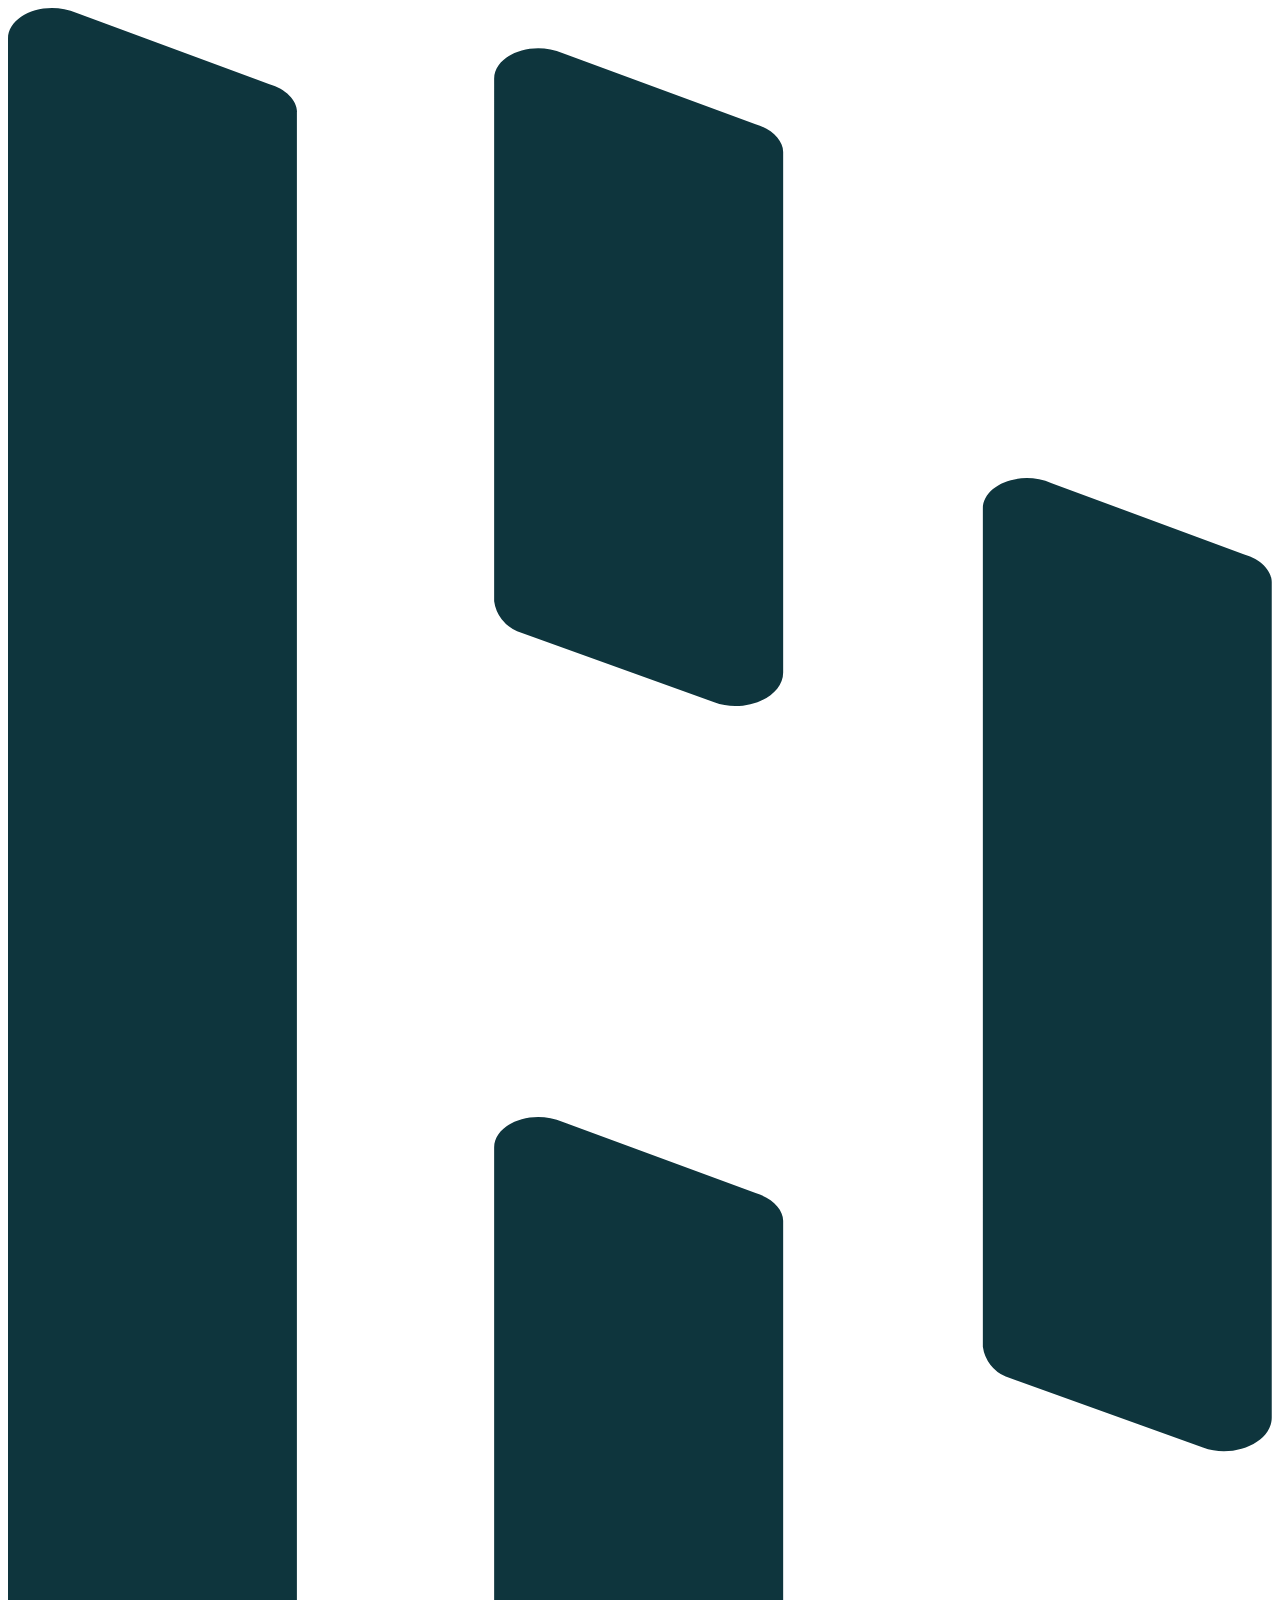
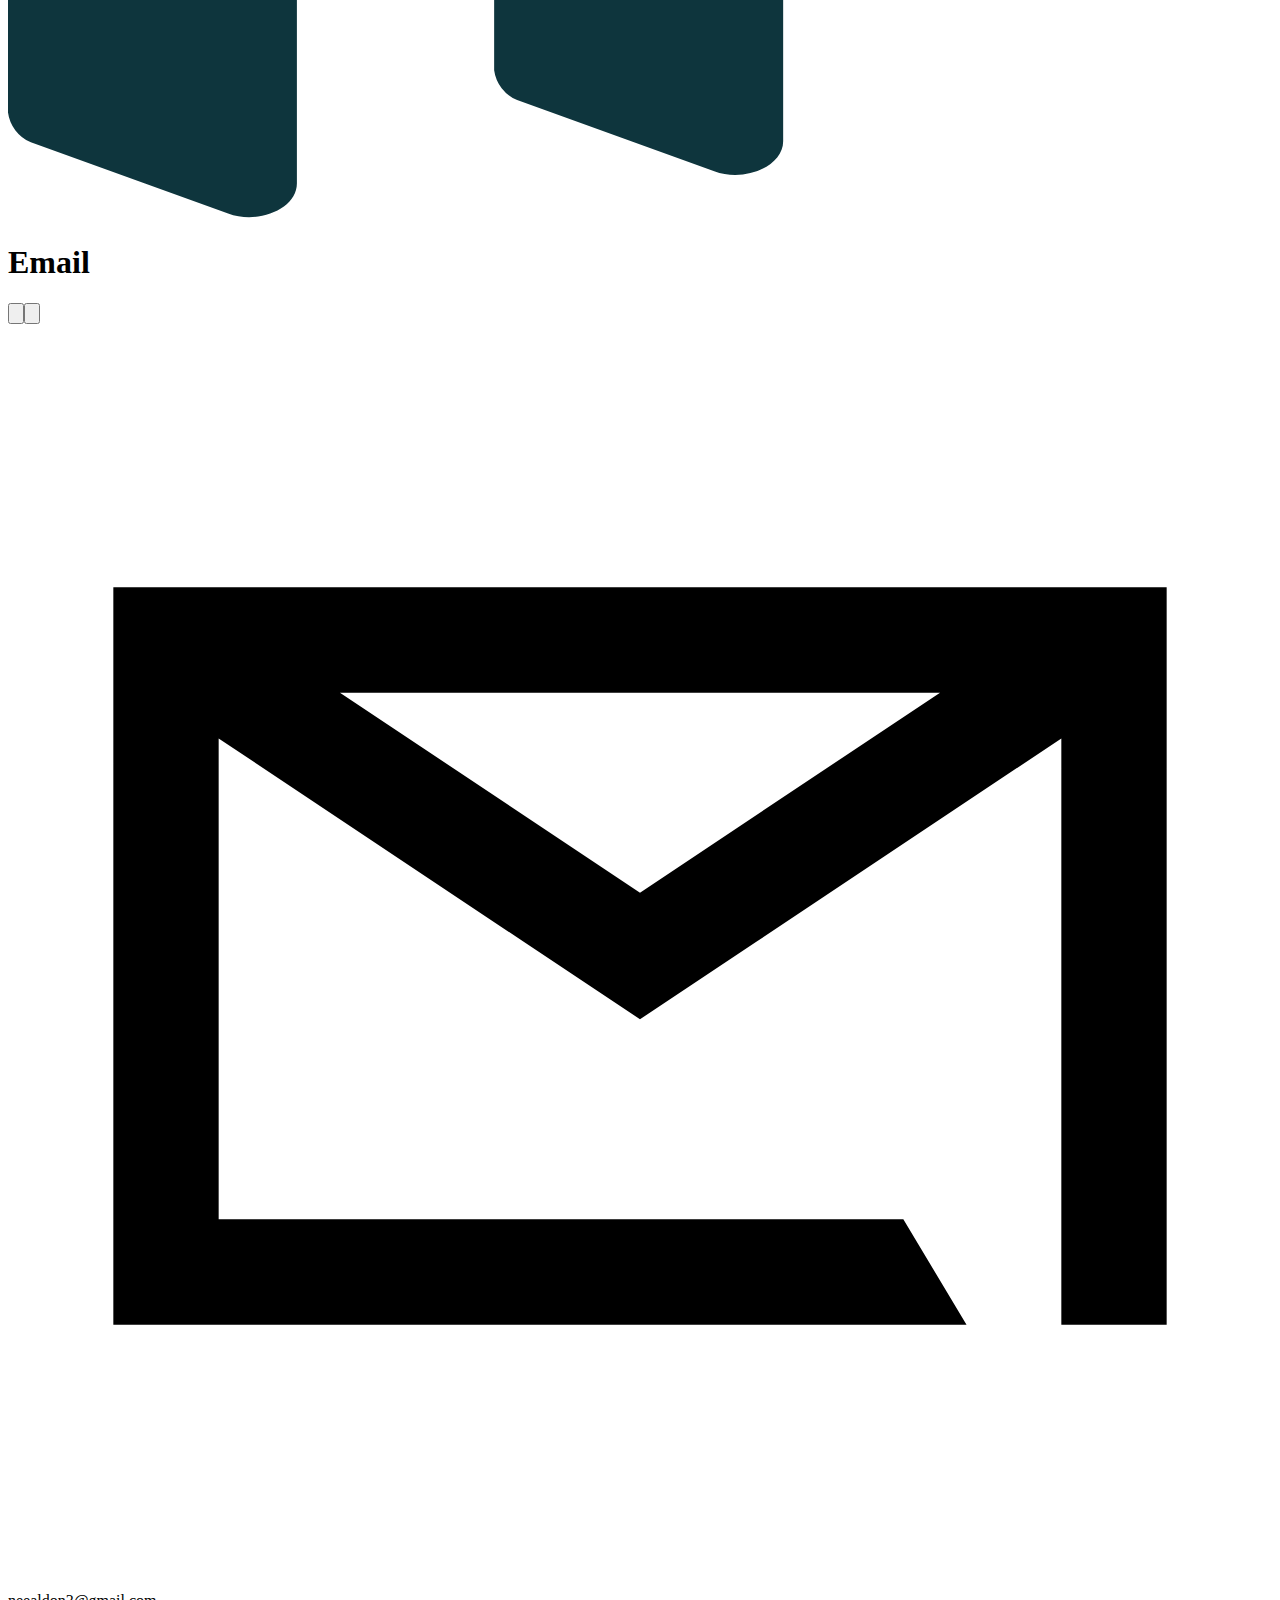
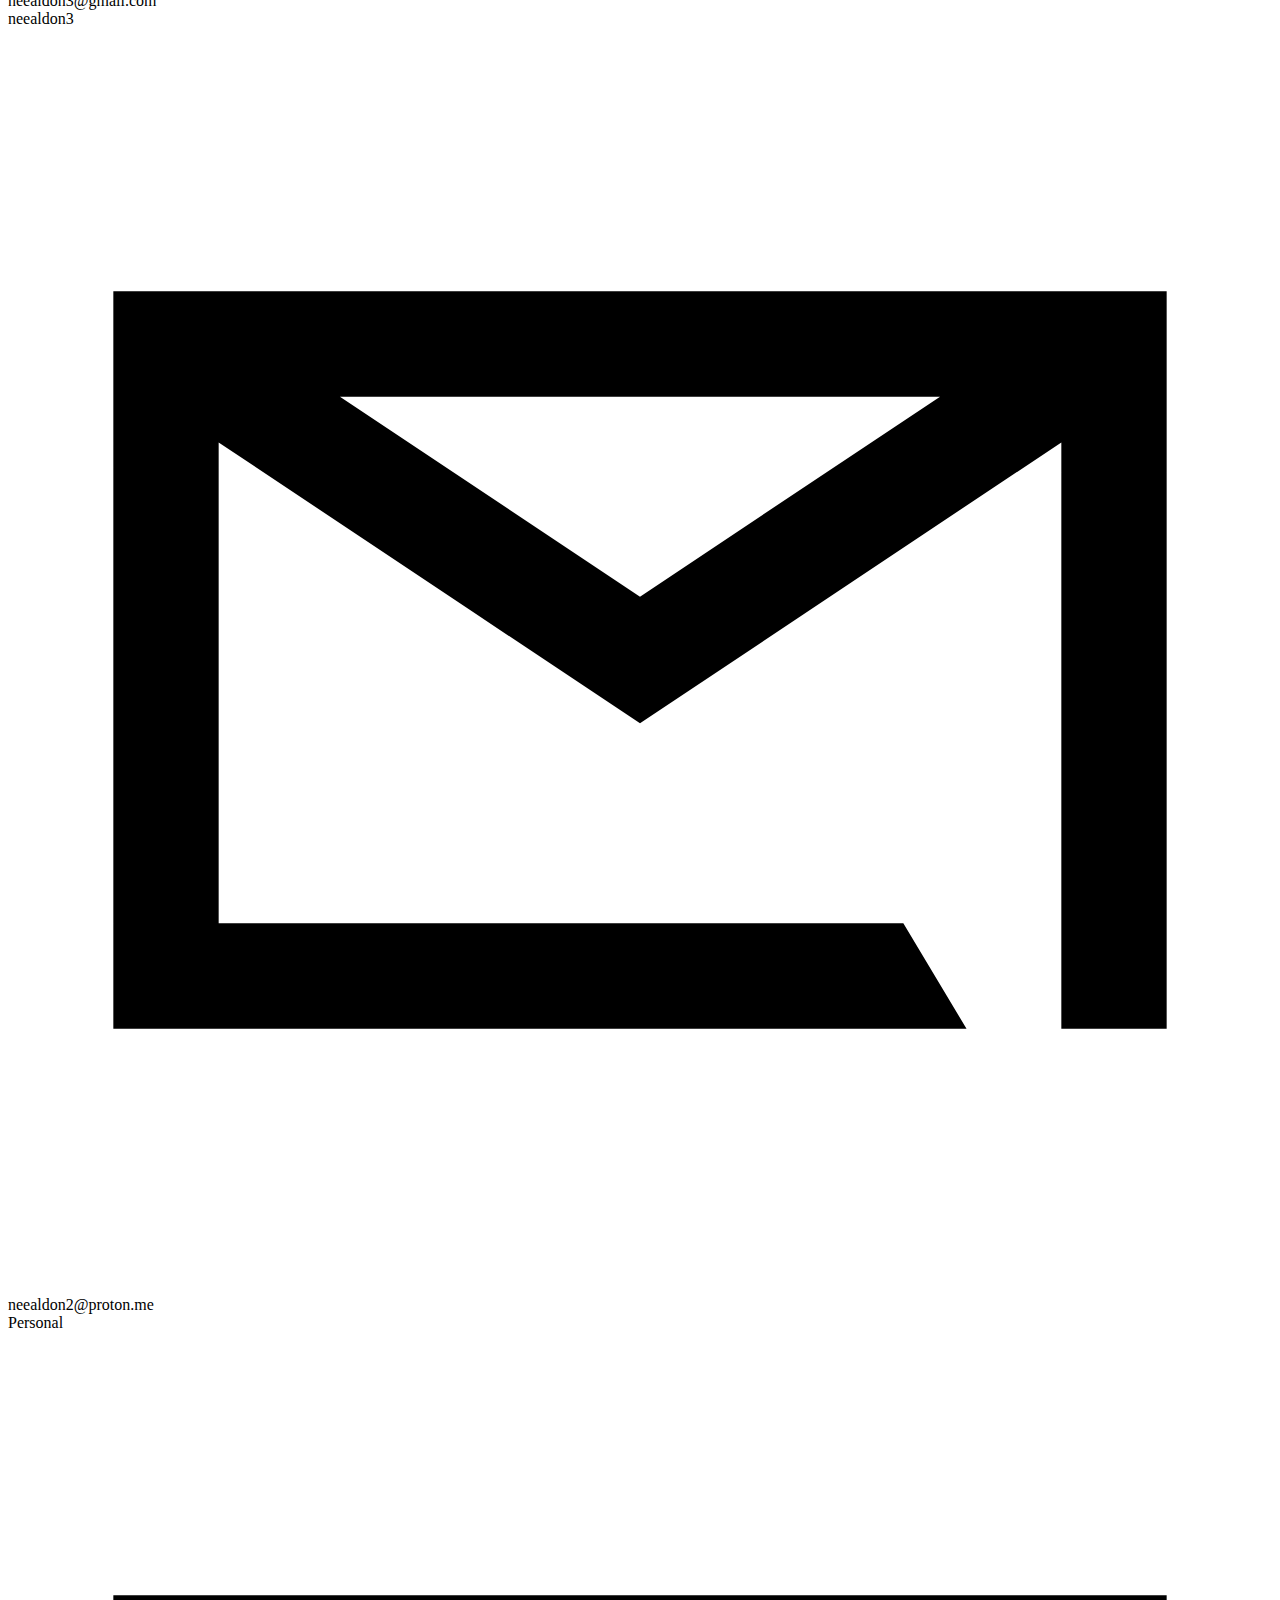
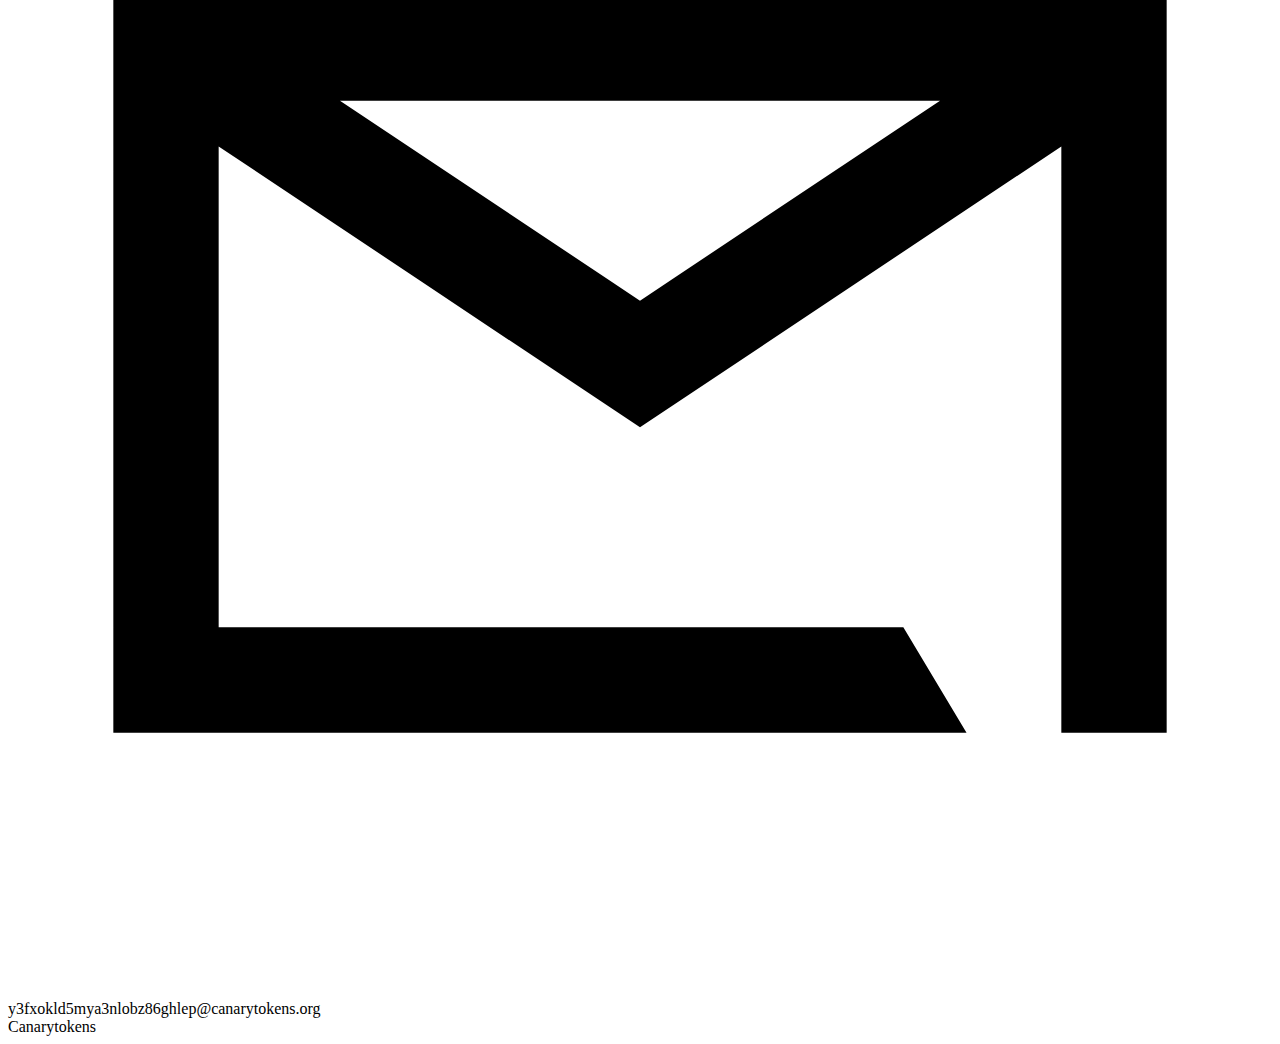
<file: Phishing_files/index.html>
<!DOCTYPE html>
<!-- saved from url=(0142)chrome-extension://fdjamakpfbbddfjaooikfcpapjohcfmg/content/webui/index.html?type=autofill-dropdown&token=ef64db91-9954-4431-82ab-c5b9c26aeea9 -->
<html lang="en" data-whatintent="mouse"><head><meta http-equiv="Content-Type" content="text/html; charset=UTF-8"><style data-emotion="ui-components" data-s=""></style><meta name="viewport" content="width=device-width,initial-scale=1"><meta http-equiv="X-UA-Compatible" content="ie=edge"><meta name="dashlane/analysis" content="no"><title>Dashlane WebCards</title><script defer="defer" src="chrome-extension://fdjamakpfbbddfjaooikfcpapjohcfmg/content/webui/static/js/main.js"></script><link href="chrome-extension://fdjamakpfbbddfjaooikfcpapjohcfmg/content/webui/static/css/main.css" rel="stylesheet"><link rel="stylesheet" type="text/css" href="chrome-extension://fdjamakpfbbddfjaooikfcpapjohcfmg/content/webui/static/css/369.css"><style type="text/css">/* stylelint-disable scale-unlimited/declaration-strict-value */
/**
 * IMPORTANT NOTE: these abstractions are soon to be replaced with a CSS-in-JS approach.
 */
.Alert-module_root__3EBT0 {
  align-items: center;
  border-radius: 8px;
  display: flex;
  flex-direction: row;
  justify-content: space-between;
  max-width: 800px;
  min-width: 318px;
  width: 100%;
}
.Alert-module_root__3EBT0.Alert-module_medium__3OzWx {
  height: 70px;
}
.Alert-module_root__3EBT0.Alert-module_small__3QXCO {
  height: 52px;
}
.Alert-module_root__3EBT0.Alert-module_success__2dQHS {
  background-color: #278637;
  color: #fff;
}
.Alert-module_root__3EBT0.Alert-module_subtle__1_6rO {
  background-color: #d9e6e9;
  color: #0e353d;
}
.Alert-module_root__3EBT0.Alert-module_strong__30BTL {
  background-color: #0e353d;
  color: #fff;
}
.Alert-module_root__3EBT0.Alert-module_warning__1P-Yz {
  background-color: #ffe5de;
  color: #bf2600;
}
.Alert-module_root__3EBT0.Alert-module_error__3tWHg {
  background-color: #f5d8de;
  color: #8b0018;
}

.Alert-module_content__DHEDf {
  align-items: center;
  display: flex;
  flex-direction: row;
  justify-content: flex-start;
  margin-right: 16px;
}

.Alert-module_description__1v-FC.Alert-module_medium__3OzWx {
  font-family: "Public Sans";
  font-size: 18px;
  font-weight: 600;
  line-height: 20px;
  padding-left: 20px;
}
.Alert-module_description__1v-FC.Alert-module_small__3QXCO {
  font-family: "Public Sans";
  font-size: 14px;
  font-style: normal;
  font-weight: normal;
  line-height: 20px;
  font-weight: 500;
  padding-left: 16px;
}

.Alert-module_description__1v-FC a:not(.Alert-module_disabled__1rQnw), .Alert-module_description__1v-FC a:not(.Alert-module_disabled__1rQnw):any-link, .Alert-module_description__1v-FC a:not(.Alert-module_disabled__1rQnw):hover {
  color: inherit;
}

.Alert-module_icon__8raSG.Alert-module_small__3QXCO {
  margin-left: 16px;
}
.Alert-module_icon__8raSG.Alert-module_medium__3OzWx {
  margin-left: 20px;
}

.Alert-module_closeIcon__T1h06 {
  margin: 0 10px;
  min-width: auto;
  padding: 8px;
}
.Alert-module_closeIcon__T1h06:hover:not(:disabled), .Alert-module_closeIcon__T1h06:focus:not(:disabled) {
  background-color: transparent;
  border: 1px solid transparent;
}

.Alert-module_actions__1rPDz {
  align-items: center;
  display: flex;
}

.Alert-module_actionButtonOnly__hL88g {
  margin-right: 20px;
}

/**
 * Small alerts CTA can be quite small, and wrap the text on 2 lines.
 * We want to avoid this.
 */
.Alert-module_root__3EBT0 button {
  white-space: nowrap;
}</style><style type="text/css">.AlertWrapper-module_wrapper__1p8gm {
  bottom: 24px;
  display: inline-block;
  left: 50%;
  position: absolute;
  transform: translate(-50%, 0);
  z-index: 200;
}

.AlertWrapper-module_popup__SSCcd {
  margin: 0 auto;
  max-width: 40em;
  position: relative;
}</style><style type="text/css">.Background-module_overlay__214qy {
  opacity: 0.5;
  position: absolute;
  background-color: #000;
  top: 0;
  left: 0;
  bottom: 0;
  right: 0;
  outline: none;
}</style><style type="text/css">.Modal-module_modalContainer__3A63q {
  position: fixed;
  z-index: 149;
  top: 0;
  left: 0;
  bottom: 0;
  right: 0;
  outline: none;
}

.Modal-module_modalContent__2j5qJ {
  position: absolute;
  z-index: 150;
  top: 0;
  left: 0;
  bottom: 0;
  right: 0;
  display: flex;
  flex-direction: column;
  align-items: center;
  justify-content: center;
  overflow: hidden;
  border: 0;
  border-style: none;
  outline: none;
  width: 100%;
  height: 100%;
}</style><style type="text/css">.DialogTitle-module_title__StsEq {
  font-size: 24px;
  line-height: 30px;
  margin-bottom: 16px;
}</style><style type="text/css">.DialogBody-module_body__e4ixA {
  margin-bottom: 40px;
  max-height: -moz-fit-content;
  max-height: fit-content;
  overflow-x: hidden;
  overflow-y: auto;
}</style><style type="text/css">.DialogFooter-module_footer__2xb4i {
  display: flex;
  flex-direction: row;
  justify-content: flex-end;
  max-width: 100%;
}

.DialogFooter-module_leftCta__2ioci {
  margin-right: 16px;
}</style><style type="text/css">.Dialog-module_dialog__2t3d4 {
  background-color: #fff;
  border: 0;
  border-radius: 8px;
  box-shadow: 0 4px 8px rgba(0, 0, 0, 0.16);
  max-height: calc(100vh - 20px);
  overflow-y: auto;
  padding: 32px;
}

.Dialog-module_closeIcon__1DkIS {
  background-color: transparent;
  border: none;
  cursor: pointer;
  outline: none;
  position: absolute;
  right: 16px;
  top: 16px;
}

.Dialog-module_dialogContent__7Zu-7 {
  display: flex;
  flex-direction: column;
  max-width: 700px;
  min-width: 480px;
}

.Dialog-module_slideFromTopTransition__NNmbL {
  animation-duration: 300ms;
  animation-fill-mode: forwards;
  animation-name: Dialog-module_slideFromTop__3Nlb0;
}

@keyframes Dialog-module_slideFromTop__3Nlb0 {
  0% {
    transform: translateY(-40px);
  }
  100% {
    transform: translateY(0);
  }
}</style><style type="text/css">.Sidenav-module_sidenav__2W7VG {
  background-color: #0e353d;
  height: 100%;
  width: 256px;
}

.Sidenav-module_sidenav__2W7VG.Sidenav-module_collapsed__3cjDS {
  width: 96px;
}</style><style type="text/css">.SidenavMenu-module_sidenavMenu__2xsMX {
  list-style: none;
  margin: 0;
  padding: 8px;
}</style><style type="text/css">.SidenavHeader-module_sidenavHeader__2zt8l {
  align-items: flex-start;
  border-bottom: 1px solid #3e5d64;
  box-sizing: border-box;
  display: flex;
  flex-direction: column;
  height: 100%;
  justify-content: center;
  padding: 0 32px;
}</style><style type="text/css">/* stylelint-disable scale-unlimited/declaration-strict-value */
/**
 * IMPORTANT NOTE: these abstractions are soon to be replaced with a CSS-in-JS approach.
 */
.SidenavItem-module_sidenavItem__2lGRz {
  box-sizing: border-box;
  margin-bottom: 2px;
}
.SidenavItem-module_sidenavItem__2lGRz a {
  text-decoration: none;
}
.SidenavItem-module_sidenavItem__2lGRz.SidenavItem-module_collapsed__yOSia {
  margin-bottom: 12px;
}</style><style type="text/css">/* stylelint-disable scale-unlimited/declaration-strict-value */
/**
 * IMPORTANT NOTE: these abstractions are soon to be replaced with a CSS-in-JS approach.
 */
.SidenavLink-module_link__3XUpp {
  font-family: "Public Sans";
  font-size: 16px;
  font-style: normal;
  font-weight: normal;
  line-height: 20px;
  align-items: center;
  border-radius: 4px;
  cursor: pointer;
  display: flex;
  padding: 16px 24px;
  position: relative;
}
.SidenavLink-module_link__3XUpp .SidenavLink-module_icon__3cAFS {
  margin-bottom: 0;
  margin-right: 16px;
  min-width: 20px;
}
.SidenavLink-module_link__3XUpp .SidenavLink-module_icon__3cAFS svg {
  fill: #cfd7d8;
}
.SidenavLink-module_link__3XUpp .SidenavLink-module_labelIconContainer__19fvk {
  align-items: flex-start;
  display: flex;
  flex-direction: column;
}
.SidenavLink-module_link__3XUpp .SidenavLink-module_label__iua_O {
  font-family: "Public Sans";
  font-size: 16px;
  font-style: normal;
  font-weight: normal;
  line-height: 20px;
  color: #cfd7d8;
  -webkit-hyphens: auto;
          hyphens: auto;
  min-width: 0;
  word-wrap: break-word;
}
.SidenavLink-module_link__3XUpp .SidenavLink-module_notification__1qHgO {
  align-self: flex-start;
  background-color: #e00635;
  border-radius: 50%;
  flex-shrink: 0;
  height: 8px;
  margin-left: 4px;
  width: 8px;
}
.SidenavLink-module_link__3XUpp:hover {
  background-color: #3e5d64;
}
.SidenavLink-module_link__3XUpp:hover .SidenavLink-module_icon__3cAFS svg {
  fill: #cfd7d8;
}
.SidenavLink-module_link__3XUpp:active .SidenavLink-module_icon__3cAFS svg {
  fill: #fff;
}
.SidenavLink-module_link__3XUpp:active .SidenavLink-module_label__iua_O {
  color: #fff;
}
.SidenavLink-module_link__3XUpp.SidenavLink-module_collapsed__2dwxA {
  align-items: center;
  flex-direction: column;
  padding: 6px;
}
.SidenavLink-module_link__3XUpp.SidenavLink-module_collapsed__2dwxA .SidenavLink-module_icon__3cAFS {
  margin-bottom: 4px;
  margin-right: 0;
}
.SidenavLink-module_link__3XUpp.SidenavLink-module_collapsed__2dwxA .SidenavLink-module_endAdornment__3TxI3 {
  display: none;
}
.SidenavLink-module_link__3XUpp.SidenavLink-module_collapsed__2dwxA .SidenavLink-module_label__iua_O {
  font-family: "Public Sans";
  font-size: 12px;
  font-style: normal;
  font-weight: normal;
  line-height: 16px;
  text-align: center;
  width: 100%;
}
.SidenavLink-module_link__3XUpp.SidenavLink-module_collapsed__2dwxA .SidenavLink-module_notification__1qHgO {
  position: absolute;
  right: 18px;
}
.SidenavLink-module_link__3XUpp.SidenavLink-module_selected__1Szeo, .SidenavLink-module_link__3XUpp.SidenavLink-module_selected__1Szeo:hover {
  background-color: #3e5d64;
}
.SidenavLink-module_link__3XUpp.SidenavLink-module_selected__1Szeo .SidenavLink-module_icon__3cAFS svg, .SidenavLink-module_link__3XUpp.SidenavLink-module_selected__1Szeo:hover .SidenavLink-module_icon__3cAFS svg {
  fill: #fff;
}
.SidenavLink-module_link__3XUpp.SidenavLink-module_selected__1Szeo .SidenavLink-module_label__iua_O, .SidenavLink-module_link__3XUpp.SidenavLink-module_selected__1Szeo:hover .SidenavLink-module_label__iua_O {
  color: #fff;
}</style></head><body><div id="ractive-container" style="height:100%"><div class="ui-components-8npdvt"><header class="ui-components-13k1c46"><svg viewBox="0 0 10.4 14.9" aria-hidden="true" class="ui-components-1daalqd" fill="none"><path d="M10.398 4.722c0-.094-.094-.19-.226-.226L8.587 3.91c-.265-.114-.566.019-.566.207v6.898a.312.312 0 00.188.245l1.623.585c.245.094.566-.038.566-.245zm-4.02 5.256c0-.095-.095-.19-.227-.227l-1.585-.585c-.264-.113-.566.02-.566.208v4.302a.312.312 0 00.189.246l1.622.585c.246.094.567-.038.567-.246zm0-8.794c0-.095-.095-.19-.227-.227L4.566.372C4.302.259 4 .392 4 .58v4.302a.312.312 0 00.189.246l1.622.585c.246.094.567-.038.567-.246zm-4-.33c0-.095-.095-.19-.227-.227L.566.042C.302-.071 0 .062 0 .25v13.774a.312.312 0 00.188.246l1.623.585c.246.094.566-.038.566-.246V.854z" fill="#0e353d"></path></svg><div class="ui-components-1cpzvi"><h1 data-testid="header-title" class="ui-components-y77jho">Email</h1></div><button id="dropdownSearchButton" type="button" data-keyboard-accessible="Search:
            Button" class="ui-components-4jz3ll"><svg xmlns="http://www.w3.org/2000/svg" viewBox="0 0 24 24" aria-hidden="true" focusable="false" role="img" class="ui-components-1sf1r89"><path fill-rule="evenodd" clip-rule="evenodd" d="m1 21 4.078-4.078 1.437 1.436-4.079 4.078L1 21Zm12.5-4a6.5 6.5 0 1 0 0-13 6.5 6.5 0 0 0 0 13Zm0 2a8.5 8.5 0 1 0 0-17 8.5 8.5 0 0 0 0 17Z"></path></svg></button><button id="dropdownMoreOptions" type="button" data-keyboard-accessible="Open more options: Button" class="ui-components-4jz3ll"><svg xmlns="http://www.w3.org/2000/svg" viewBox="0 0 24 24" aria-hidden="true" focusable="false" role="img" class="ui-components-nm4r2u"><path d="M21 13.5h-3v-3h3v3Zm-7.5 0h-3v-3h3v3Zm-7.5 0H3v-3h3v3Z"></path></svg></button></header><main class="ui-components-cf6i9y"><div class="List_list List_withScroll"><div><div data-testid="{F680D305-66F9-4DE6-A5BE-F30FCD719A48}" role="button" tabindex="0" data-keyboard-accessible="neealdon3@gmail.com: neealdon3" class="ui-components-1wwu3bh"><div class="ui-components-9uuxap"><svg xmlns="http://www.w3.org/2000/svg" viewBox="0 0 24 24" aria-hidden="true" focusable="false" role="img" class="ui-components-nm4r2u"><path fill-rule="evenodd" clip-rule="evenodd" d="M20 19h2V5H2v14h16.2L17 17H4V7.868l8 5.334 8-5.333V19ZM17.697 7 12 10.798 6.303 7h11.394Z"></path></svg></div><div class="ui-components-18b3i7d"><div data-testid="item-title" class="ui-components-q6awfx"><div data-testid="title-badge" class="ui-components-1q5f2yw"><span>neealdon3@gmail.com</span></div></div><div class="ui-components-7a48f6"><span>neealdon3</span></div></div></div><div data-testid="{E6D09469-246D-4DCD-9897-5453AFD5A9F5}" role="button" tabindex="0" data-keyboard-accessible="neealdon2@proton.me: " class="ui-components-1wwu3bh"><div class="ui-components-9uuxap"><svg xmlns="http://www.w3.org/2000/svg" viewBox="0 0 24 24" aria-hidden="true" focusable="false" role="img" class="ui-components-nm4r2u"><path fill-rule="evenodd" clip-rule="evenodd" d="M20 19h2V5H2v14h16.2L17 17H4V7.868l8 5.334 8-5.333V19ZM17.697 7 12 10.798 6.303 7h11.394Z"></path></svg></div><div class="ui-components-18b3i7d"><div data-testid="item-title" class="ui-components-q6awfx"><div data-testid="title-badge" class="ui-components-1q5f2yw"><span>neealdon2@proton.me</span></div></div><div class="ui-components-7a48f6"><span>Personal</span></div></div></div><div data-testid="{4BBF192F-C201-4630-ACC6-1B7F0A85CEFE}" role="button" tabindex="0" data-keyboard-accessible="y3fxokld5mya3nlobz86ghlep@canarytokens.org: Canarytokens" class="ui-components-1wwu3bh"><div class="ui-components-9uuxap"><svg xmlns="http://www.w3.org/2000/svg" viewBox="0 0 24 24" aria-hidden="true" focusable="false" role="img" class="ui-components-nm4r2u"><path fill-rule="evenodd" clip-rule="evenodd" d="M20 19h2V5H2v14h16.2L17 17H4V7.868l8 5.334 8-5.333V19ZM17.697 7 12 10.798 6.303 7h11.394Z"></path></svg></div><div class="ui-components-18b3i7d"><div data-testid="item-title" class="ui-components-q6awfx"><div data-testid="title-badge" class="ui-components-1q5f2yw"><span>y3fxokld5mya3nlobz86ghlep@canarytokens.org</span></div></div><div class="ui-components-7a48f6"><span>Canarytokens</span></div></div></div></div></div></main></div></div></body></html>
</file>
